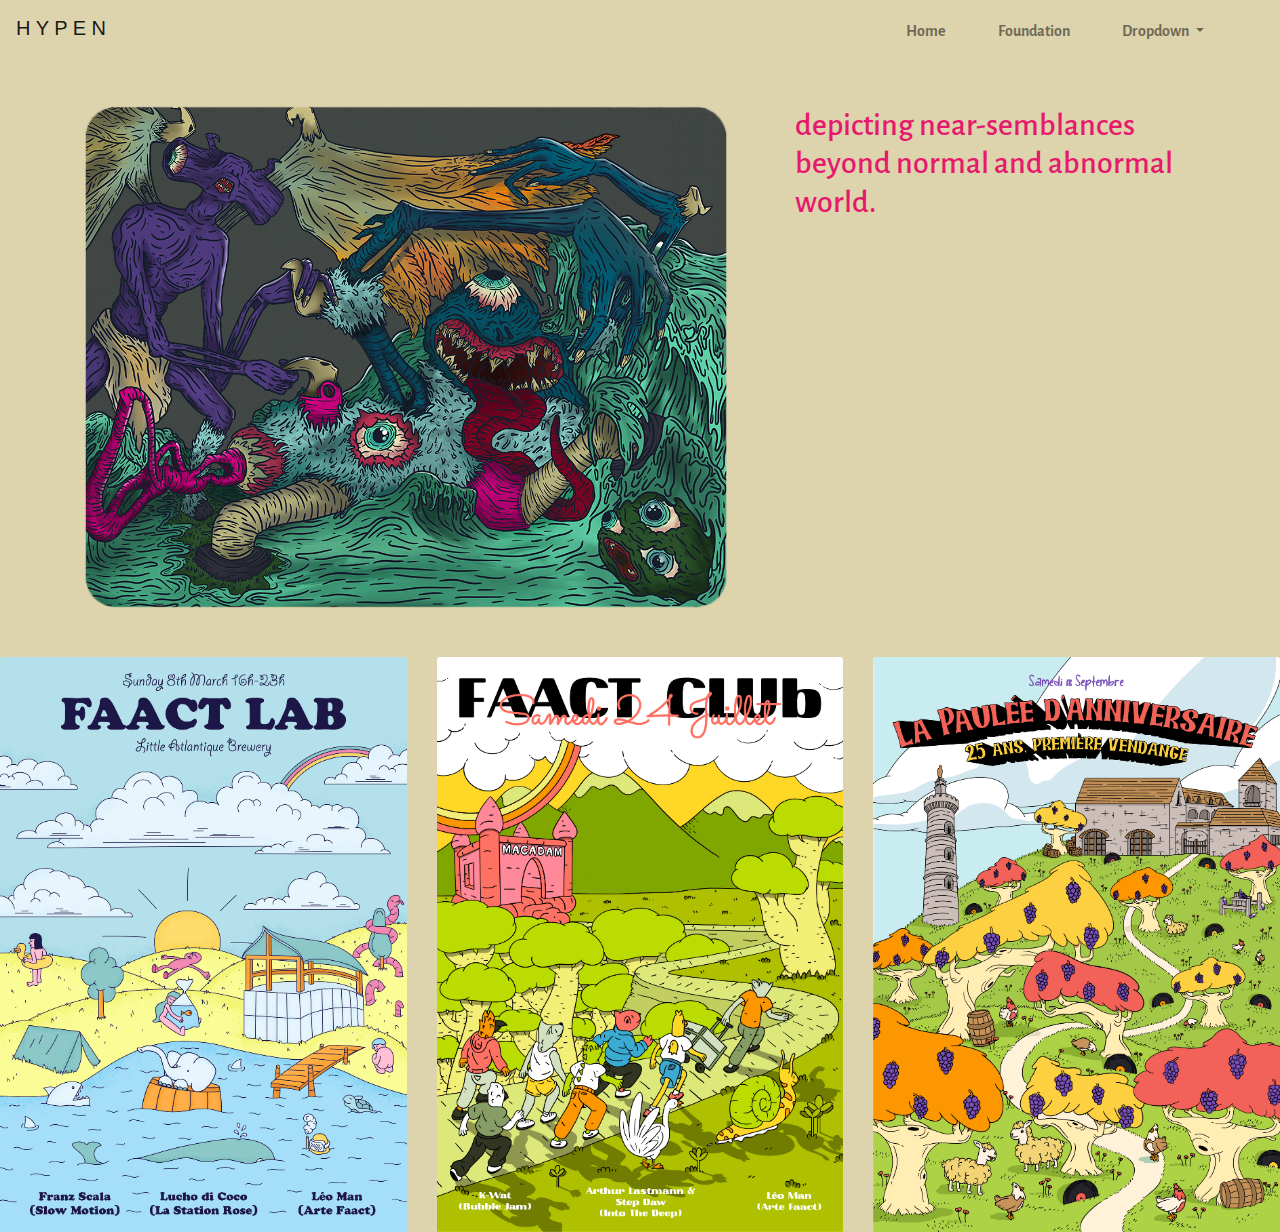
<file: index.html>
<!DOCTYPE html>
<html lang="en">
   <head>
      <meta charset="UTF-8">
      <meta http-equiv="X-UA-Compatible" content="IE=edge">
      <meta name="viewport" content="width=device-width, initial-scale=1.0">
      <title>Document</title>
      <link rel="stylesheet" href="https://cdn.jsdelivr.net/npm/bootstrap@4.0.0/dist/css/bootstrap.min.css" integrity="sha384-Gn5384xqQ1aoWXA+058RXPxPg6fy4IWvTNh0E263XmFcJlSAwiGgFAW/dAiS6JXm" crossorigin="anonymous">
      <link rel="stylesheet" href="styles.css">
   </head>
   <body>
      <heade>
      <nav class="navbar navbar-expand-lg navbar-light">
         <a class="navbar-brand" href="#">H Y P E N</a>
         <button class="navbar-toggler" type="button" data-toggle="collapse" data-target="#navbarSupportedContent" aria-controls="navbarSupportedContent" aria-expanded="false" aria-label="Toggle navigation">
         <span class="navbar-toggler-icon"></span>
         </button>
         <div class="collapse navbar-collapse justify-content-space-between" id="navbarSupportedContent">
            <ul class="navbar-nav ml-auto ">
               <li class="nav-item ">
                  <a class="nav-link" href="#">Home <span class="sr-only">(current)</span></a>
               </li>
               <li class="nav-item">
                  <a class="nav-link" href="#">Foundation </a>
               </li>
               <li class="nav-item dropdown">
                  <a class="nav-link dropdown-toggle" href="#" id="navbarDropdown" role="button" data-toggle="dropdown" aria-haspopup="true" aria-expanded="false">
                  Dropdown
                  </a>
                  <div class="dropdown-menu" aria-labelledby="navbarDropdown">
                     <a class="dropdown-item" href="page2.html">
                     Kid in an Etternal Forest</a>
                     <a class="dropdown-item" href="#">March 32</a>
                     <div class="dropdown-divider"></div>
                     <a class="dropdown-item" href="#">KBAC✦Prs</a>
                  </div>
               </li>
            </ul>
         </div>
      </nav>
      </header>
      <div class="container">
         <div class="row">
            <div class="col-sm">
               <img src="imgs/3.png" class="img-1">
            </div>
            <div class="col-sm">
            </div>
            <div class="col-sm">
               <h2>
                  depicting near-semblances beyond normal and abnormal world.
               </h2>
            </div>
         </div>
      </div>
      <div class="container">
         <div class="row">
            <div class="col-sm">
            </div>
         </div>
      </div>
      <div class="contaienr">
         <div class="row">
            <div class="col-sm-4 mt-5">
               <img src="imgs/carousel1.png" class="card-img-top">
            </div>
            <div class="col-sm-4 mt-5">
               <img src="imgs/carousel2.png" class="card-img-top">
            </div>
            <div class="col-sm-4 mt-5">
               <img src="imgs/carousel3.png" class="card-img-top">
            </div>
         </div>
      </div>
      <script src="https://code.jquery.com/jquery-3.2.1.slim.min.js" integrity="sha384-KJ3o2DKtIkvYIK3UENzmM7KCkRr/rE9/Qpg6aAZGJwFDMVNA/GpGFF93hXpG5KkN" crossorigin="anonymous"></script>
      <script src="https://cdn.jsdelivr.net/npm/popper.js@1.12.9/dist/umd/popper.min.js" integrity="sha384-ApNbgh9B+Y1QKtv3Rn7W3mgPxhU9K/ScQsAP7hUibX39j7fakFPskvXusvfa0b4Q" crossorigin="anonymous"></script>
      <script src="https://cdn.jsdelivr.net/npm/bootstrap@4.0.0/dist/js/bootstrap.min.js" integrity="sha384-JZR6Spejh4U02d8jOt6vLEHfe/JQGiRRSQQxSfFWpi1MquVdAyjUar5+76PVCmYl" crossorigin="anonymous"></script>
   </body>
</html>
</file>
<file: styles.css>
@import url('https://fonts.googleapis.com/css2?family=Alegreya+Sans:ital,wght@1,100&display=swap');
@font-face {
    font-family: 'Alegreya Sans', sans-serif;
    src: url(https://fonts.googleapis.com/css2?family=Alegreya+Sans:ital,wght@1,100&display=swap);
}

body{
    background-color: #ddd3ac
    

}
p{
    color: rgba(0, 0, 0, 0.75);
    font-family: "Alegreya Sans", Icons;
    font-style: normal;
    line-height: 1.3;
    width: 500px;
    margin-top: 7px;
}

h1{
    color: black;
    font-family: "Alegreya Sans", Icons;

}
.nav-link{
    font-family: "Alegreya Sans", Icons;
    font-style: normal;
font-weight: 700;
font-size: 16px;
line-height: 22px;
color: #e6196c;
}

.navbar-nav a:hover { color: #FF1493 !important; }

.navbar-nav{
    padding: 0px;
gap: 36px;
text-align: center;
display: flex;
flex-direction: row;
justify-content: center;
align-items: flex-start;
width: 418px;
height: 32px;

}

.img-1{
    
    margin-top: 50px;
    
}

h2{
    font-family: "Alegreya Sans", Icons;
    color: #e6196c;
    margin-top: 50px;
    width: 400px;
    
}
.gif
{
    width: 50px;
}
</file>
